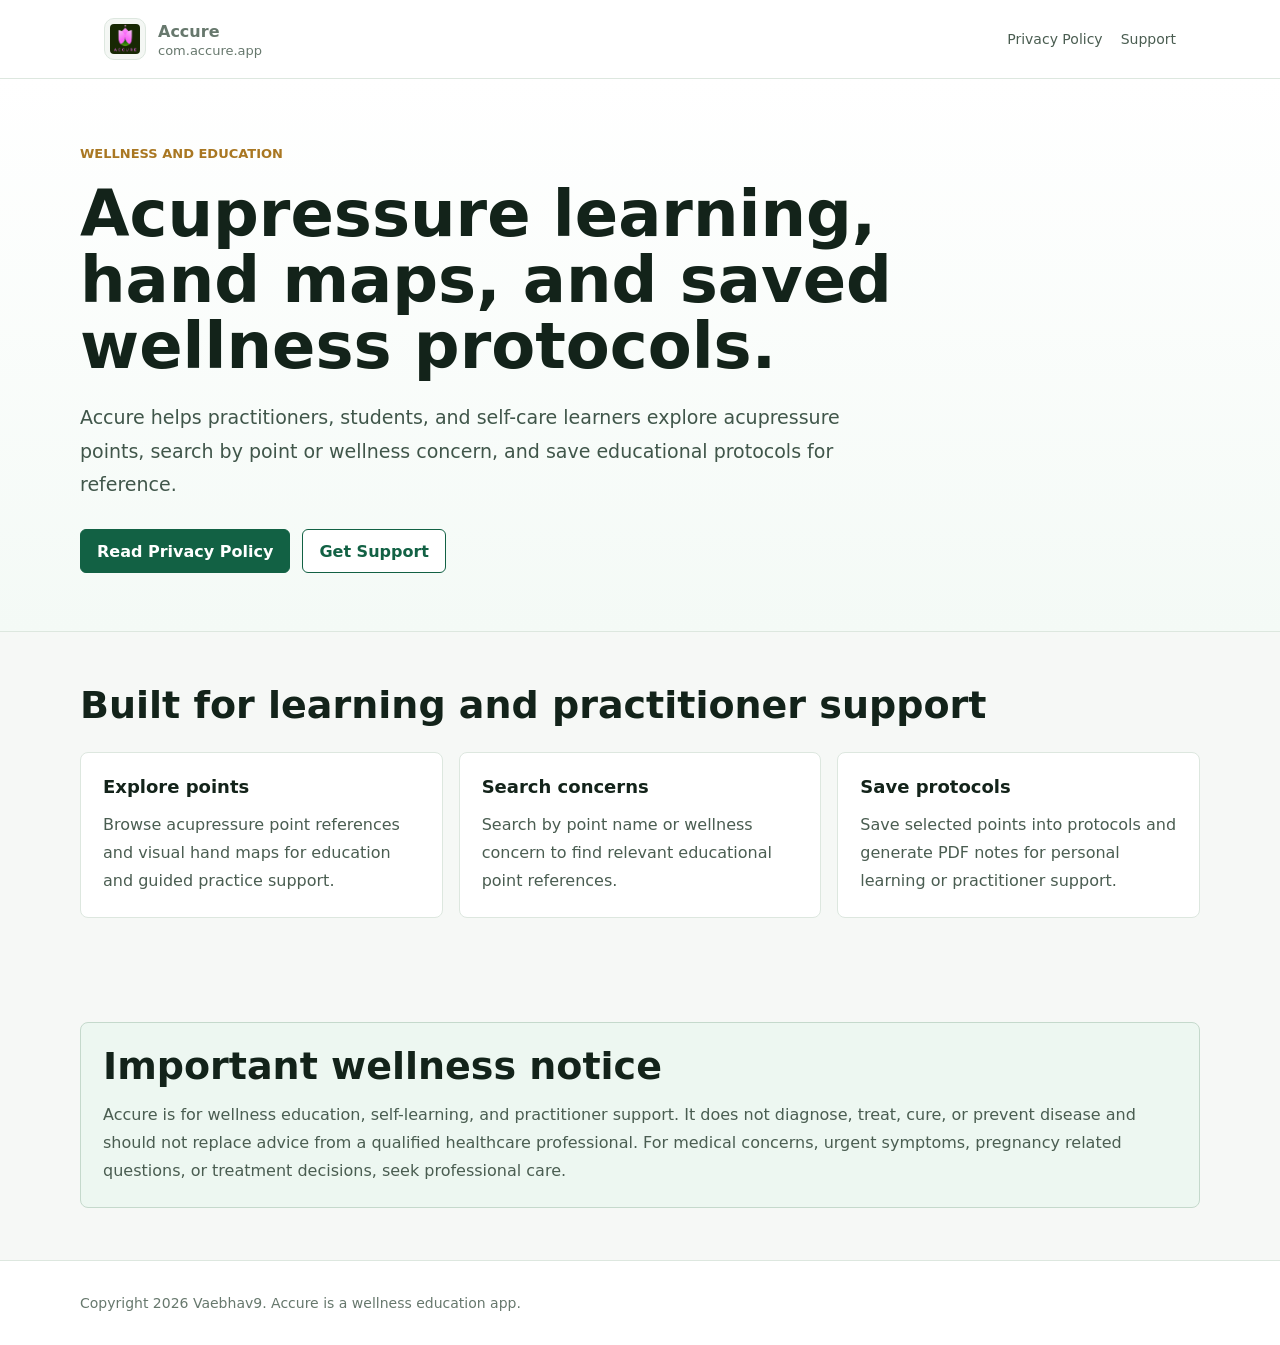
<file: docs/index.html>
<!doctype html>
<html lang="en">
  <head>
    <meta charset="utf-8" />
    <meta name="viewport" content="width=device-width, initial-scale=1" />
    <title>Accure - Acupressure Learning and Wellness Protocols</title>
    <meta
      name="description"
      content="Accure is a wellness and education app for learning acupressure points, exploring hand maps, and saving practitioner support protocols."
    />
    <link rel="stylesheet" href="./assets/styles.css" />
  </head>
  <body>
    <header class="site-header">
      <nav class="nav" aria-label="Accure">
        <a class="brand" href="./">
          <img src="./assets/accure-logo.png" alt="Accure app logo" />
          <span>
            <strong>Accure</strong>
            <span>com.accure.app</span>
          </span>
        </a>
        <div class="nav-links">
          <a href="./privacy/">Privacy Policy</a>
          <a href="./support/">Support</a>
        </div>
      </nav>
    </header>

    <main>
      <section class="hero">
        <div class="wrap">
          <p class="eyebrow">Wellness and education</p>
          <h1>Acupressure learning, hand maps, and saved wellness protocols.</h1>
          <p class="lead">
            Accure helps practitioners, students, and self-care learners explore
            acupressure points, search by point or wellness concern, and save
            educational protocols for reference.
          </p>
          <div class="actions">
            <a class="button" href="./privacy/">Read Privacy Policy</a>
            <a class="button secondary" href="./support/">Get Support</a>
          </div>
        </div>
      </section>

      <section class="section">
        <div class="wrap">
          <h2>Built for learning and practitioner support</h2>
          <div class="grid">
            <article class="card">
              <h3>Explore points</h3>
              <p>
                Browse acupressure point references and visual hand maps for
                education and guided practice support.
              </p>
            </article>
            <article class="card">
              <h3>Search concerns</h3>
              <p>
                Search by point name or wellness concern to find relevant
                educational point references.
              </p>
            </article>
            <article class="card">
              <h3>Save protocols</h3>
              <p>
                Save selected points into protocols and generate PDF notes for
                personal learning or practitioner support.
              </p>
            </article>
          </div>
        </div>
      </section>

      <section class="section">
        <div class="wrap">
          <div class="notice">
            <h2>Important wellness notice</h2>
            <p>
              Accure is for wellness education, self-learning, and practitioner
              support. It does not diagnose, treat, cure, or prevent disease
              and should not replace advice from a qualified healthcare
              professional. For medical concerns, urgent symptoms, pregnancy
              related questions, or treatment decisions, seek professional care.
            </p>
          </div>
        </div>
      </section>
    </main>

    <footer class="footer">
      <div class="wrap">
        <p>Copyright 2026 Vaebhav9. Accure is a wellness education app.</p>
      </div>
    </footer>
  </body>
</html>
</file>
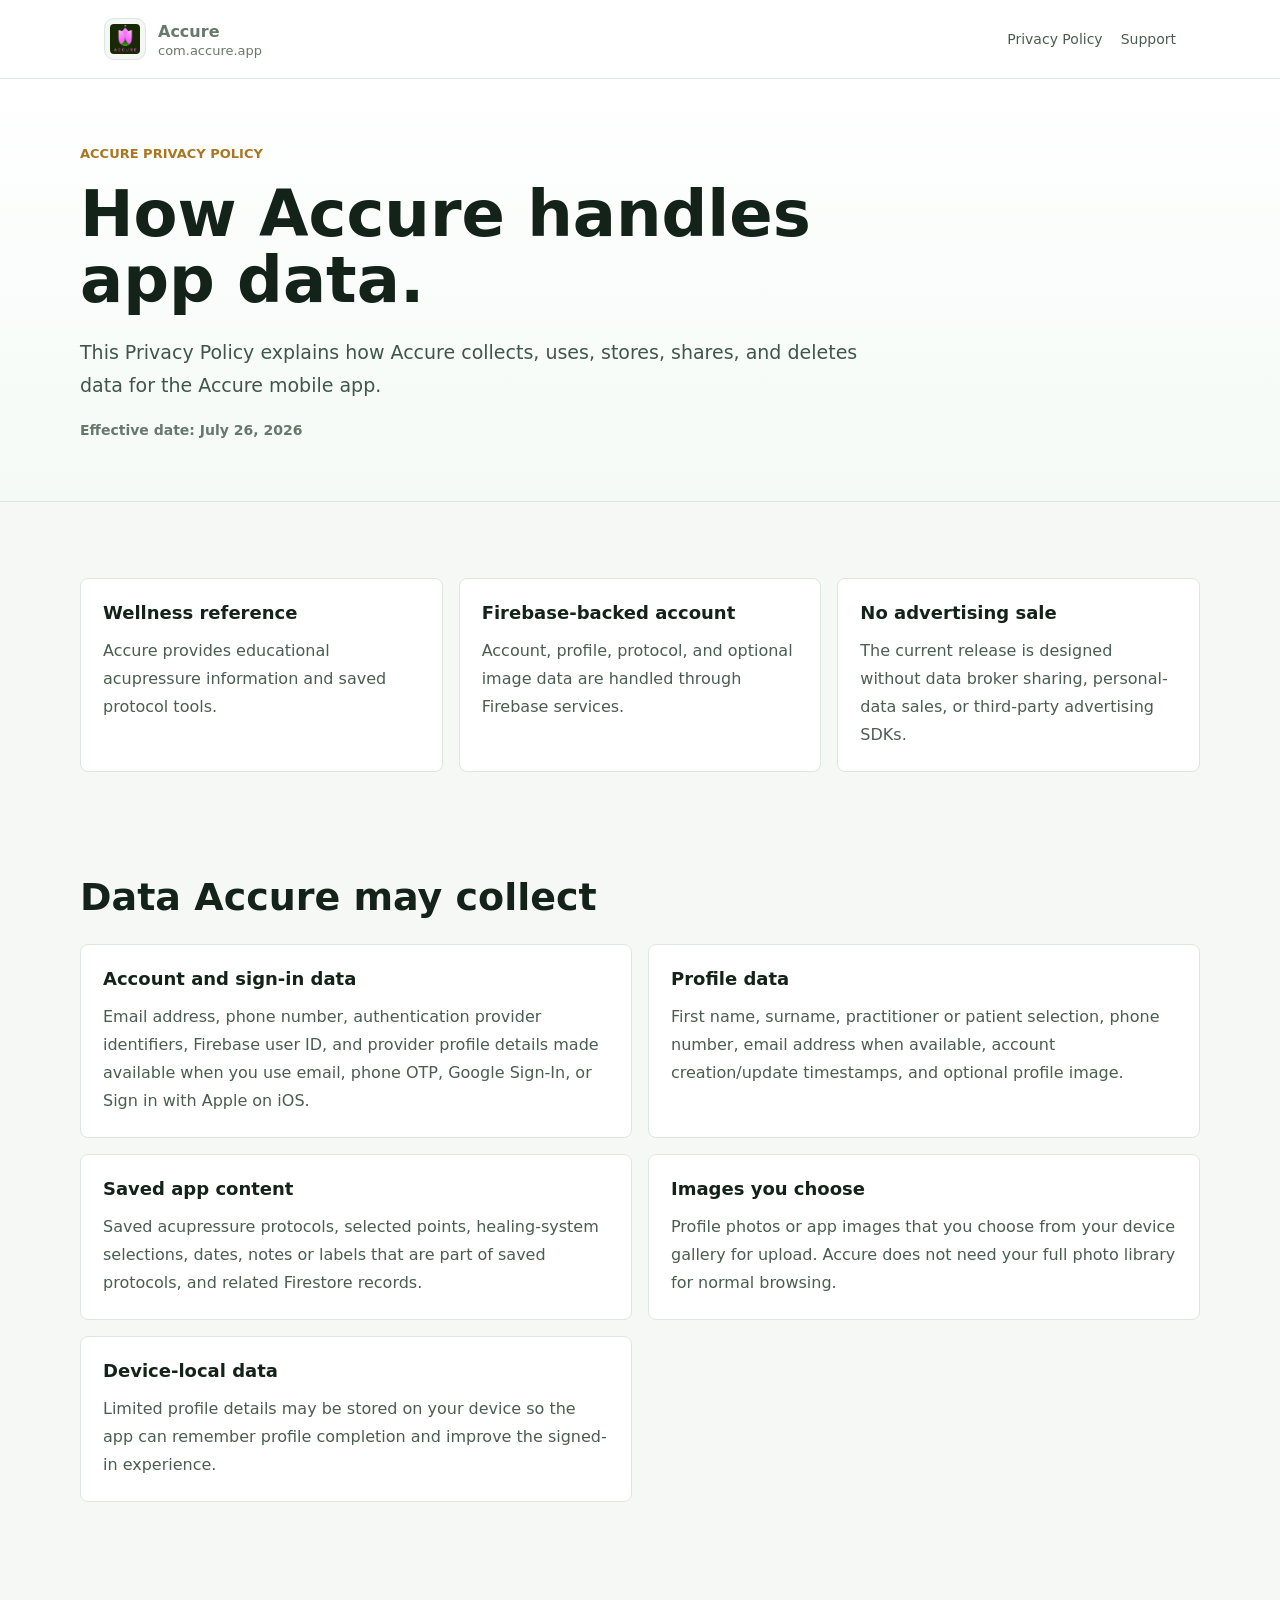
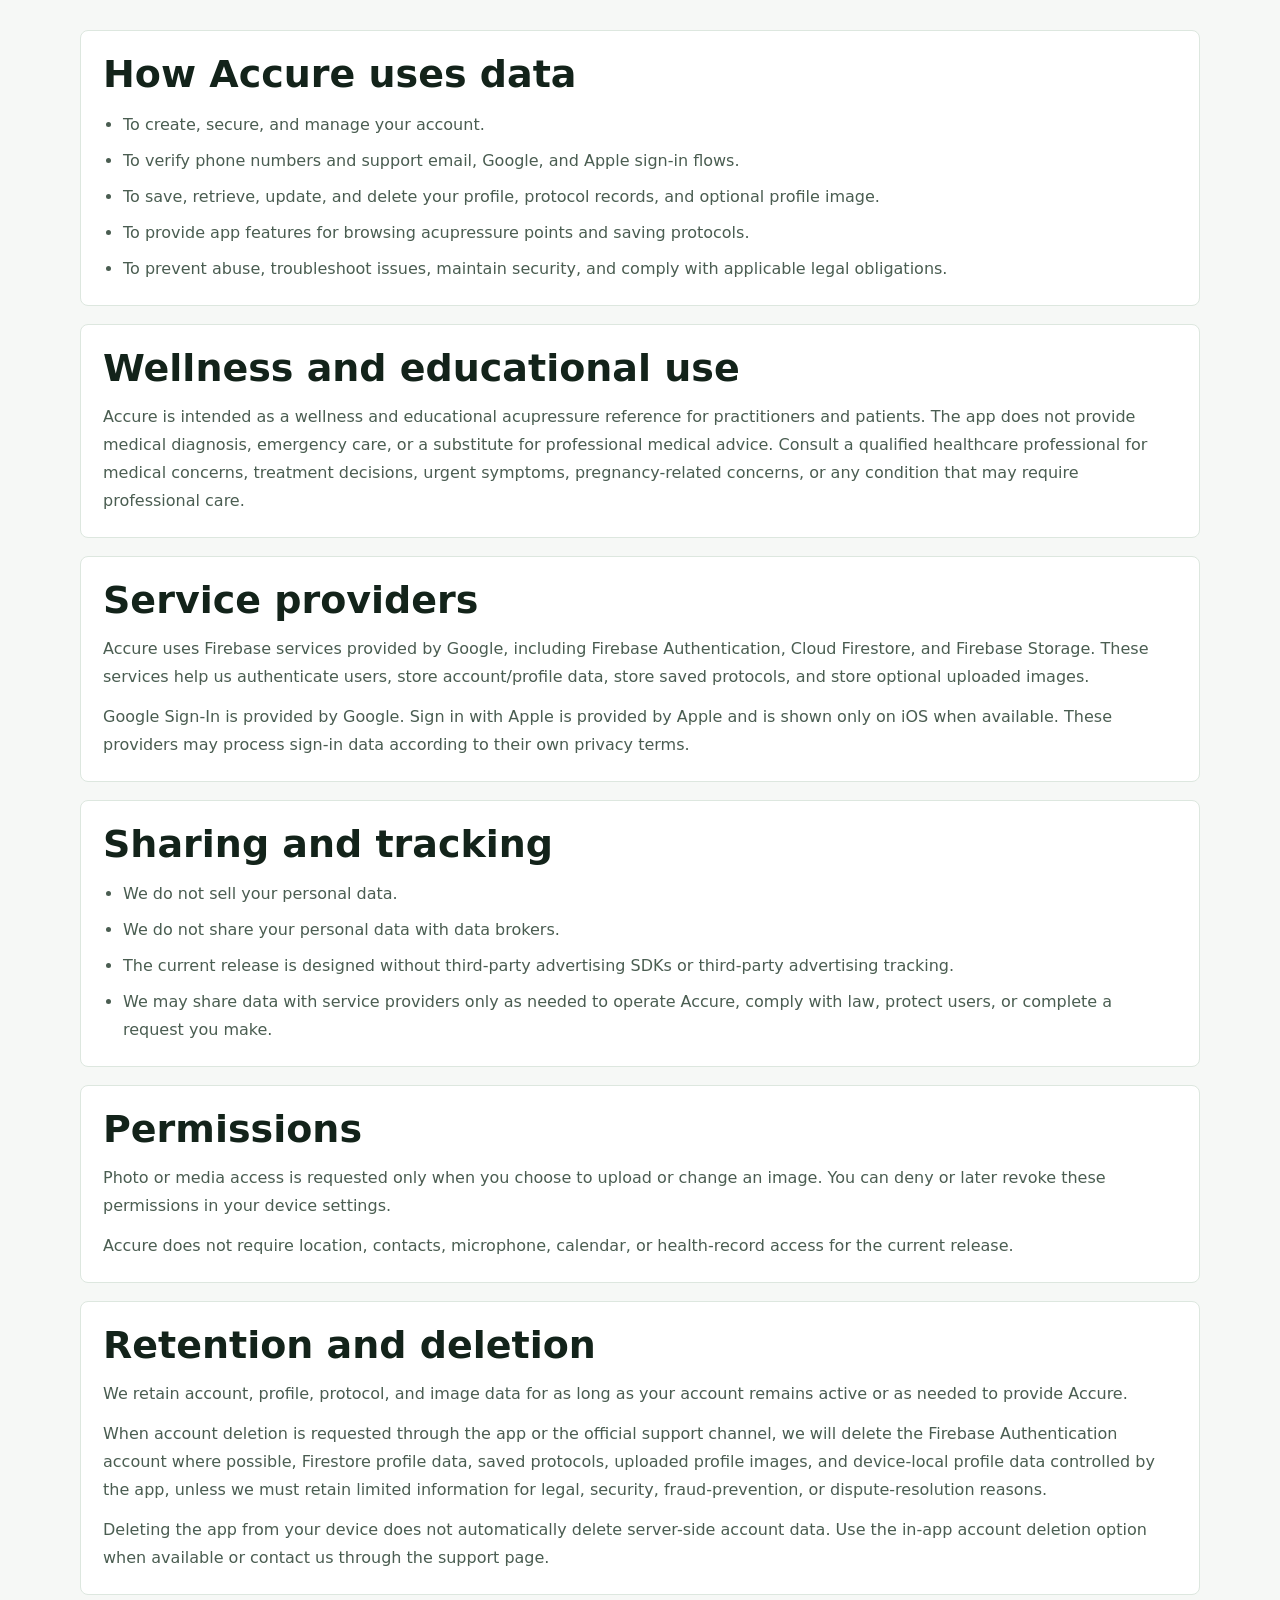
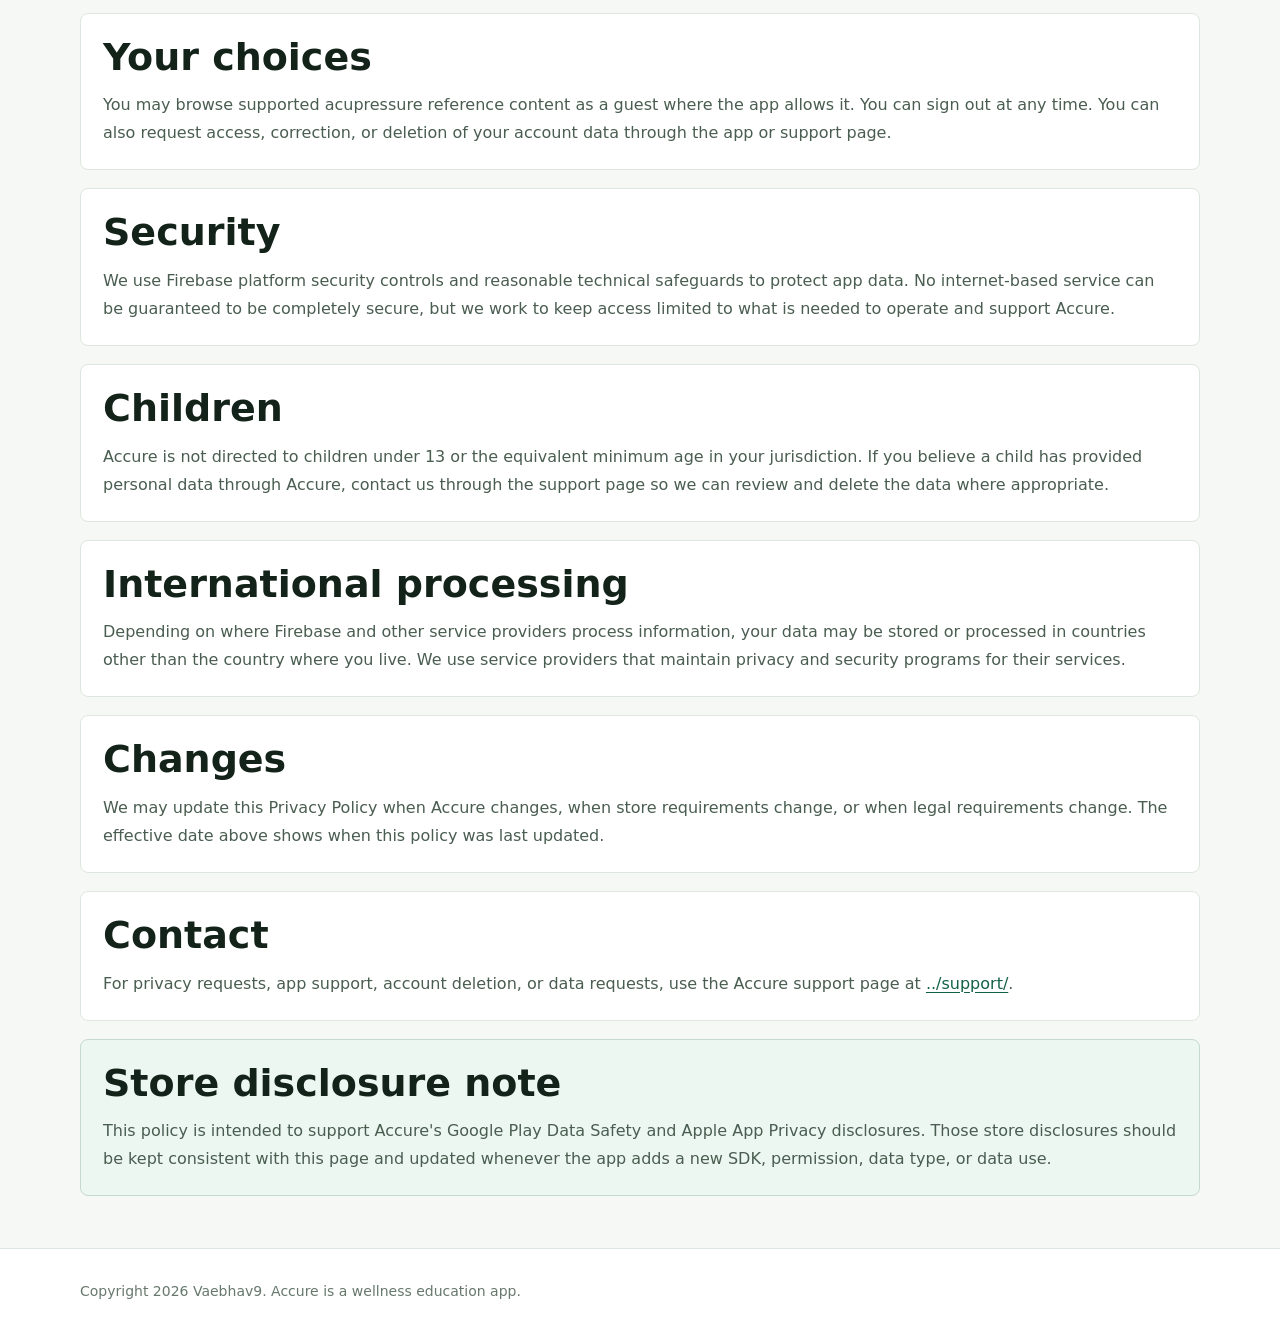
<file: docs/privacy/index.html>
<!doctype html>
<html lang="en">
  <head>
    <meta charset="utf-8" />
    <meta name="viewport" content="width=device-width, initial-scale=1" />
    <title>Accure Privacy Policy</title>
    <meta
      name="description"
      content="Privacy policy for Accure, a wellness and educational acupressure reference app."
    />
    <link rel="stylesheet" href="../assets/styles.css" />
  </head>
  <body>
    <header class="site-header">
      <nav class="nav" aria-label="Accure">
        <a class="brand" href="../">
          <img src="../assets/accure-logo.png" alt="Accure app logo" />
          <span>
            <strong>Accure</strong>
            <span>com.accure.app</span>
          </span>
        </a>
        <div class="nav-links">
          <a href="../privacy/">Privacy Policy</a>
          <a href="../support/">Support</a>
        </div>
      </nav>
    </header>

    <main>
      <section class="hero">
        <div class="wrap">
          <p class="eyebrow">Accure Privacy Policy</p>
          <h1>How Accure handles app data.</h1>
          <p class="lead">
            This Privacy Policy explains how Accure collects, uses, stores,
            shares, and deletes data for the Accure mobile app.
          </p>
          <p class="meta">Effective date: July 26, 2026</p>
        </div>
      </section>

      <section class="section">
        <div class="wrap">
          <div class="grid">
            <article class="card">
              <h3>Wellness reference</h3>
              <p>
                Accure provides educational acupressure information and saved
                protocol tools.
              </p>
            </article>
            <article class="card">
              <h3>Firebase-backed account</h3>
              <p>
                Account, profile, protocol, and optional image data are handled
                through Firebase services.
              </p>
            </article>
            <article class="card">
              <h3>No advertising sale</h3>
              <p>
                The current release is designed without data broker sharing,
                personal-data sales, or third-party advertising SDKs.
              </p>
            </article>
          </div>
        </div>
      </section>

      <section class="section">
        <div class="wrap">
          <h2>Data Accure may collect</h2>
          <div class="grid two">
            <article class="card">
              <h3>Account and sign-in data</h3>
              <p>
                Email address, phone number, authentication provider
                identifiers, Firebase user ID, and provider profile details
                made available when you use email, phone OTP, Google Sign-In,
                or Sign in with Apple on iOS.
              </p>
            </article>
            <article class="card">
              <h3>Profile data</h3>
              <p>
                First name, surname, practitioner or patient selection, phone
                number, email address when available, account creation/update
                timestamps, and optional profile image.
              </p>
            </article>
            <article class="card">
              <h3>Saved app content</h3>
              <p>
                Saved acupressure protocols, selected points, healing-system
                selections, dates, notes or labels that are part of saved
                protocols, and related Firestore records.
              </p>
            </article>
            <article class="card">
              <h3>Images you choose</h3>
              <p>
                Profile photos or app images that you choose from your device
                gallery for upload. Accure does not need your full photo
                library for normal browsing.
              </p>
            </article>
            <article class="card">
              <h3>Device-local data</h3>
              <p>
                Limited profile details may be stored on your device so the app
                can remember profile completion and improve the signed-in
                experience.
              </p>
            </article>
          </div>
        </div>
      </section>

      <section class="section">
        <div class="wrap stack">
          <article class="card">
            <h2>How Accure uses data</h2>
            <ul class="list">
              <li>To create, secure, and manage your account.</li>
              <li>
                To verify phone numbers and support email, Google, and Apple
                sign-in flows.
              </li>
              <li>
                To save, retrieve, update, and delete your profile, protocol
                records, and optional profile image.
              </li>
              <li>
                To provide app features for browsing acupressure points and
                saving protocols.
              </li>
              <li>
                To prevent abuse, troubleshoot issues, maintain security, and
                comply with applicable legal obligations.
              </li>
            </ul>
          </article>

          <article class="card">
            <h2>Wellness and educational use</h2>
            <p>
              Accure is intended as a wellness and educational acupressure
              reference for practitioners and patients. The app does not provide
              medical diagnosis, emergency care, or a substitute for
              professional medical advice. Consult a qualified healthcare
              professional for medical concerns, treatment decisions, urgent
              symptoms, pregnancy-related concerns, or any condition that may
              require professional care.
            </p>
          </article>

          <article class="card">
            <h2>Service providers</h2>
            <p>
              Accure uses Firebase services provided by Google, including
              Firebase Authentication, Cloud Firestore, and Firebase Storage.
              These services help us authenticate users, store account/profile
              data, store saved protocols, and store optional uploaded images.
            </p>
            <p>
              Google Sign-In is provided by Google. Sign in with Apple is
              provided by Apple and is shown only on iOS when available. These
              providers may process sign-in data according to their own privacy
              terms.
            </p>
          </article>

          <article class="card">
            <h2>Sharing and tracking</h2>
            <ul class="list">
              <li>We do not sell your personal data.</li>
              <li>We do not share your personal data with data brokers.</li>
              <li>
                The current release is designed without third-party advertising
                SDKs or third-party advertising tracking.
              </li>
              <li>
                We may share data with service providers only as needed to
                operate Accure, comply with law, protect users, or complete a
                request you make.
              </li>
            </ul>
          </article>

          <article class="card">
            <h2>Permissions</h2>
            <p>
              Photo or media access is requested only when you choose to upload
              or change an image. You can deny or later revoke these permissions
              in your device settings.
            </p>
            <p>
              Accure does not require location, contacts, microphone, calendar,
              or health-record access for the current release.
            </p>
          </article>

          <article class="card">
            <h2>Retention and deletion</h2>
            <p>
              We retain account, profile, protocol, and image data for as long
              as your account remains active or as needed to provide Accure.
            </p>
            <p>
              When account deletion is requested through the app or the official
              support channel, we will delete the Firebase Authentication
              account where possible, Firestore profile data, saved protocols,
              uploaded profile images, and device-local profile data controlled
              by the app, unless we must retain limited information for legal,
              security, fraud-prevention, or dispute-resolution reasons.
            </p>
            <p>
              Deleting the app from your device does not automatically delete
              server-side account data. Use the in-app account deletion option
              when available or contact us through the support page.
            </p>
          </article>

          <article class="card">
            <h2>Your choices</h2>
            <p>
              You may browse supported acupressure reference content as a guest
              where the app allows it. You can sign out at any time. You can
              also request access, correction, or deletion of your account data
              through the app or support page.
            </p>
          </article>

          <article class="card">
            <h2>Security</h2>
            <p>
              We use Firebase platform security controls and reasonable
              technical safeguards to protect app data. No internet-based
              service can be guaranteed to be completely secure, but we work to
              keep access limited to what is needed to operate and support
              Accure.
            </p>
          </article>

          <article class="card">
            <h2>Children</h2>
            <p>
              Accure is not directed to children under 13 or the equivalent
              minimum age in your jurisdiction. If you believe a child has
              provided personal data through Accure, contact us through the
              support page so we can review and delete the data where
              appropriate.
            </p>
          </article>

          <article class="card">
            <h2>International processing</h2>
            <p>
              Depending on where Firebase and other service providers process
              information, your data may be stored or processed in countries
              other than the country where you live. We use service providers
              that maintain privacy and security programs for their services.
            </p>
          </article>

          <article class="card">
            <h2>Changes</h2>
            <p>
              We may update this Privacy Policy when Accure changes, when store
              requirements change, or when legal requirements change. The
              effective date above shows when this policy was last updated.
            </p>
          </article>

          <article class="card">
            <h2>Contact</h2>
            <p>
              For privacy requests, app support, account deletion, or data
              requests, use the Accure support page at
              <a href="../support/">../support/</a>.
            </p>
          </article>

          <article class="notice">
            <h2>Store disclosure note</h2>
            <p>
              This policy is intended to support Accure's Google Play Data
              Safety and Apple App Privacy disclosures. Those store disclosures
              should be kept consistent with this page and updated whenever the
              app adds a new SDK, permission, data type, or data use.
            </p>
          </article>
        </div>
      </section>
    </main>

    <footer class="footer">
      <div class="wrap">
        <p>Copyright 2026 Vaebhav9. Accure is a wellness education app.</p>
      </div>
    </footer>
  </body>
</html>
</file>
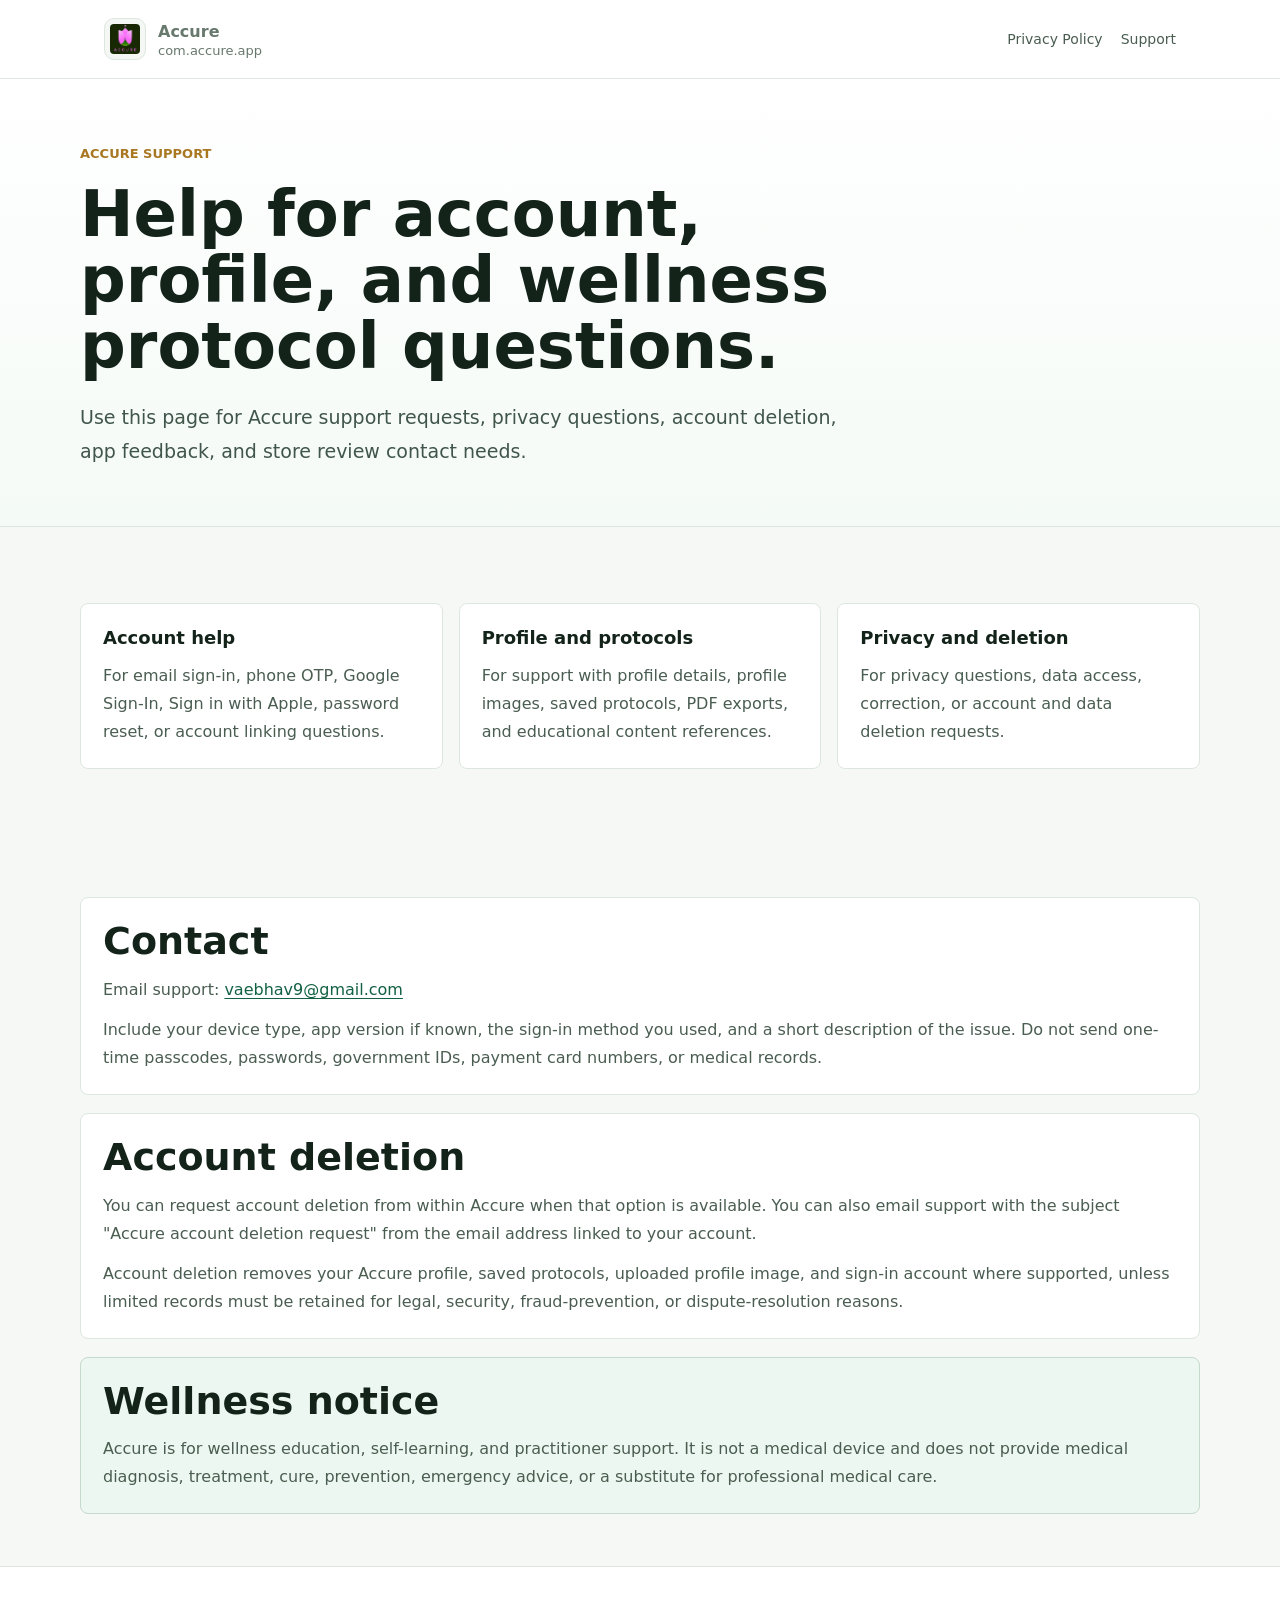
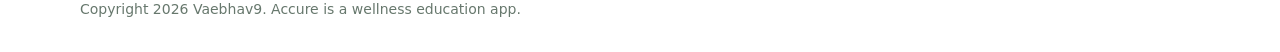
<file: docs/support/index.html>
<!doctype html>
<html lang="en">
  <head>
    <meta charset="utf-8" />
    <meta name="viewport" content="width=device-width, initial-scale=1" />
    <title>Accure Support</title>
    <meta
      name="description"
      content="Support information for Accure, a wellness and educational acupressure reference app."
    />
    <link rel="stylesheet" href="../assets/styles.css" />
  </head>
  <body>
    <header class="site-header">
      <nav class="nav" aria-label="Accure">
        <a class="brand" href="../">
          <img src="../assets/accure-logo.png" alt="Accure app logo" />
          <span>
            <strong>Accure</strong>
            <span>com.accure.app</span>
          </span>
        </a>
        <div class="nav-links">
          <a href="../privacy/">Privacy Policy</a>
          <a href="../support/">Support</a>
        </div>
      </nav>
    </header>

    <main>
      <section class="hero">
        <div class="wrap">
          <p class="eyebrow">Accure Support</p>
          <h1>Help for account, profile, and wellness protocol questions.</h1>
          <p class="lead">
            Use this page for Accure support requests, privacy questions,
            account deletion, app feedback, and store review contact needs.
          </p>
        </div>
      </section>

      <section class="section">
        <div class="wrap">
          <div class="grid">
            <article class="card">
              <h3>Account help</h3>
              <p>
                For email sign-in, phone OTP, Google Sign-In, Sign in with
                Apple, password reset, or account linking questions.
              </p>
            </article>
            <article class="card">
              <h3>Profile and protocols</h3>
              <p>
                For support with profile details, profile images, saved
                protocols, PDF exports, and educational content references.
              </p>
            </article>
            <article class="card">
              <h3>Privacy and deletion</h3>
              <p>
                For privacy questions, data access, correction, or account and
                data deletion requests.
              </p>
            </article>
          </div>
        </div>
      </section>

      <section class="section">
        <div class="wrap stack">
          <article class="card">
            <h2>Contact</h2>
            <p>
              Email support:
              <a href="mailto:vaebhav9@gmail.com?subject=Accure%20Support"
                >vaebhav9@gmail.com</a
              >
            </p>
            <p>
              Include your device type, app version if known, the sign-in
              method you used, and a short description of the issue. Do not send
              one-time passcodes, passwords, government IDs, payment card
              numbers, or medical records.
            </p>
          </article>

          <article class="card">
            <h2>Account deletion</h2>
            <p>
              You can request account deletion from within Accure when that
              option is available. You can also email support with the subject
              "Accure account deletion request" from the email address linked to
              your account.
            </p>
            <p>
              Account deletion removes your Accure profile, saved protocols,
              uploaded profile image, and sign-in account where supported,
              unless limited records must be retained for legal, security,
              fraud-prevention, or dispute-resolution reasons.
            </p>
          </article>

          <article class="notice">
            <h2>Wellness notice</h2>
            <p>
              Accure is for wellness education, self-learning, and practitioner
              support. It is not a medical device and does not provide medical
              diagnosis, treatment, cure, prevention, emergency advice, or a
              substitute for professional medical care.
            </p>
          </article>
        </div>
      </section>
    </main>

    <footer class="footer">
      <div class="wrap">
        <p>Copyright 2026 Vaebhav9. Accure is a wellness education app.</p>
      </div>
    </footer>
  </body>
</html>
</file>
<file: docs/assets/styles.css>
:root {
  color-scheme: light;
  --bg: #f6f8f6;
  --card: #ffffff;
  --ink: #18231c;
  --muted: #4a5d51;
  --soft: #67786d;
  --line: #dde7df;
  --line-strong: #c5d9cc;
  --accent: #126144;
  --accent-strong: #0d4e36;
  --accent-soft: #edf7f1;
  --gold: #a97722;
}

* {
  box-sizing: border-box;
}

html {
  background: var(--bg);
}

body {
  margin: 0;
  background: var(--bg);
  color: var(--ink);
  font-family: Inter, ui-sans-serif, system-ui, -apple-system, BlinkMacSystemFont,
    "Segoe UI", sans-serif;
  letter-spacing: 0;
}

a {
  color: var(--accent);
  text-decoration: underline;
  text-underline-offset: 3px;
}

.site-header {
  border-bottom: 1px solid var(--line);
  background: var(--card);
}

.nav {
  display: flex;
  align-items: center;
  justify-content: space-between;
  gap: 24px;
  width: min(100%, 1120px);
  margin: 0 auto;
  padding: 18px 24px;
}

.brand {
  display: flex;
  align-items: center;
  gap: 12px;
  color: var(--ink);
  text-decoration: none;
}

.brand img {
  width: 42px;
  height: 42px;
  border: 1px solid var(--line);
  border-radius: 10px;
  background: #f4f7f4;
  padding: 5px;
}

.brand strong {
  display: block;
  font-size: 16px;
  letter-spacing: 0;
}

.brand span {
  display: block;
  margin-top: 2px;
  color: var(--soft);
  font-size: 13px;
}

.nav-links {
  display: flex;
  align-items: center;
  gap: 18px;
  font-size: 14px;
}

.nav-links a {
  color: var(--muted);
  text-decoration: none;
}

.nav-links a:hover {
  color: var(--accent);
  text-decoration: underline;
}

.hero {
  border-bottom: 1px solid var(--line);
  background: linear-gradient(180deg, #ffffff 0%, #f4faf6 100%);
  padding: 64px 24px 58px;
}

.wrap {
  width: min(100%, 1120px);
  margin: 0 auto;
}

.eyebrow {
  margin: 0 0 16px;
  color: var(--gold);
  font-size: 13px;
  font-weight: 700;
  letter-spacing: 0;
  text-transform: uppercase;
}

h1,
h2,
h3 {
  margin: 0;
  color: #13231a;
  letter-spacing: 0;
}

h1 {
  max-width: 850px;
  font-size: clamp(40px, 7vw, 64px);
  font-weight: 700;
  line-height: 1.03;
}

h2 {
  font-size: clamp(27px, 4vw, 38px);
  line-height: 1.15;
}

h3 {
  font-size: 18px;
  line-height: 1.35;
}

p {
  margin: 12px 0 0;
  color: var(--muted);
  font-size: 16px;
  line-height: 1.75;
}

.lead {
  max-width: 780px;
  margin-top: 22px;
  color: #40564a;
  font-size: 19px;
  line-height: 1.75;
}

.actions {
  display: flex;
  flex-wrap: wrap;
  gap: 12px;
  margin-top: 28px;
}

.button {
  display: inline-flex;
  align-items: center;
  min-height: 44px;
  border: 1px solid var(--accent);
  border-radius: 6px;
  padding: 0 16px;
  background: var(--accent);
  color: #ffffff;
  font-weight: 700;
  text-decoration: none;
}

.button.secondary {
  background: #ffffff;
  color: var(--accent);
}

.section {
  padding: 52px 24px;
}

.grid {
  display: grid;
  grid-template-columns: repeat(3, minmax(0, 1fr));
  gap: 16px;
  margin-top: 24px;
}

.grid.two {
  grid-template-columns: repeat(2, minmax(0, 1fr));
}

.card,
.notice {
  border: 1px solid var(--line);
  border-radius: 8px;
  background: var(--card);
  padding: 22px;
}

.notice {
  border-color: var(--line-strong);
  background: var(--accent-soft);
}

.stack {
  display: grid;
  gap: 18px;
  margin-top: 24px;
}

.meta {
  margin-top: 16px;
  color: var(--soft);
  font-size: 14px;
  font-weight: 600;
}

.list {
  margin: 14px 0 0;
  padding-left: 20px;
  color: var(--muted);
  line-height: 1.75;
}

.list li + li {
  margin-top: 8px;
}

.footer {
  border-top: 1px solid var(--line);
  background: var(--card);
  padding: 30px 24px;
}

.footer p {
  margin: 0;
  color: var(--soft);
  font-size: 14px;
}

@media (max-width: 780px) {
  .nav {
    align-items: flex-start;
    flex-direction: column;
  }

  .nav-links {
    flex-wrap: wrap;
  }

  .hero {
    padding-top: 44px;
  }

  .grid,
  .grid.two {
    grid-template-columns: 1fr;
  }
}
</file>
